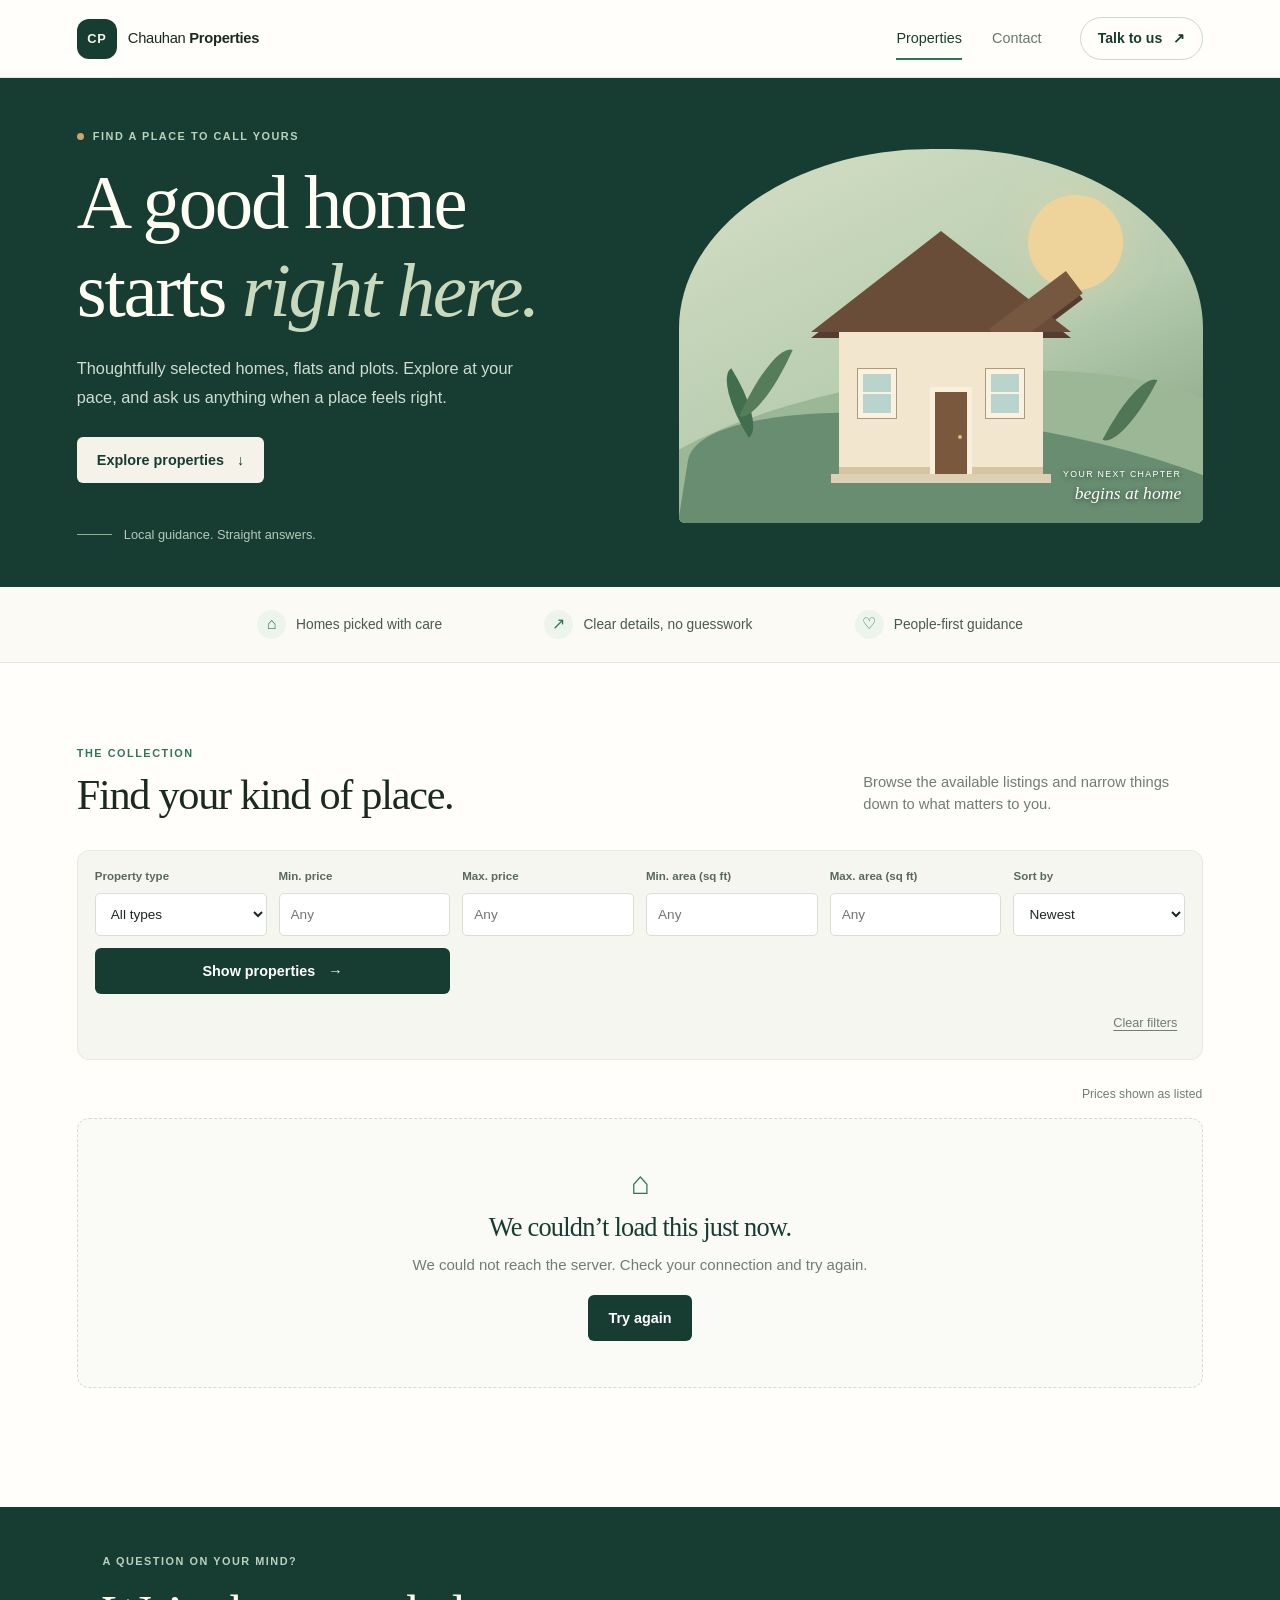
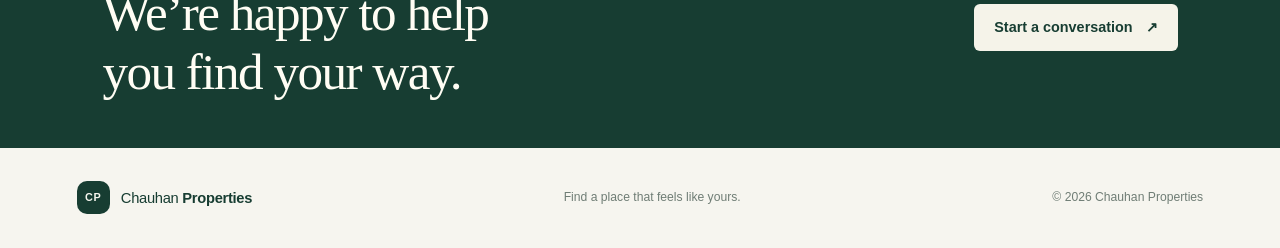
<file: index.html>
<!doctype html>
<html lang="en">
  <head>
    <meta charset="utf-8">
    <meta name="viewport" content="width=device-width, initial-scale=1">
    <meta name="theme-color" content="#173d32">
    <meta name="description" content="Explore homes, flats, and plots with Chauhan Properties. Browse current listings and ask us about a property.">
    <title>Properties for sale · Chauhan Properties</title>
    <link rel="preconnect" href="https://res.cloudinary.com" crossorigin>
    <link rel="stylesheet" href="css/styles.css?v=2">
    <script type="module" src="js/properties.js"></script>
  </head>
  <body>
    <header class="site-header">
      <a class="brand" href="index.html" aria-label="Chauhan Properties home"><span class="brand-mark">CP</span><span>Chauhan <b>Properties</b></span></a>
      <nav class="main-nav" aria-label="Main navigation"><a class="active" href="index.html">Properties</a><a href="contact.html">Contact</a></nav>
      <a class="header-cta" href="contact.html">Talk to us <span aria-hidden="true">↗</span></a>
    </header>
    <main>
      <section class="hero">
        <div class="hero-copy">
          <p class="eyebrow"><span class="eyebrow-dot"></span> FIND A PLACE TO CALL YOURS</p>
          <h1>A good home<br>starts <em>right here.</em></h1>
          <p class="hero-intro">Thoughtfully selected homes, flats and plots. Explore at your pace, and ask us anything when a place feels right.</p>
          <a class="button button-light" href="#listings">Explore properties <span aria-hidden="true">↓</span></a>
          <div class="hero-note"><span class="note-line"></span><span>Local guidance. Straight answers.</span></div>
        </div>
        <div class="hero-art" aria-hidden="true">
          <div class="sun"></div><div class="art-hill hill-back"></div><div class="art-hill hill-front"></div>
          <div class="house-illustration"><div class="roof"></div><div class="house-body"><span class="window window-left"></span><span class="door"></span><span class="window window-right"></span></div><div class="house-step"></div></div>
          <div class="art-leaf leaf-one"></div><div class="art-leaf leaf-two"></div><div class="art-leaf leaf-three"></div>
          <div class="art-caption"><span>YOUR NEXT CHAPTER</span><b>begins at home</b></div>
        </div>
      </section>
      <section class="trust-row" aria-label="Our approach"><div><span class="trust-icon">⌂</span><span>Homes picked with care</span></div><div><span class="trust-icon">↗</span><span>Clear details, no guesswork</span></div><div><span class="trust-icon">♡</span><span>People-first guidance</span></div></section>

      <section class="listings-section" id="listings">
        <div class="section-heading"><div><p class="eyebrow">THE COLLECTION</p><h2>Find your kind of place.</h2></div><p class="section-intro">Browse the available listings and narrow things down to what matters to you.</p></div>
        <div id="api-notice" class="notice" role="status" hidden></div>
        <form id="filters" class="filters" aria-label="Filter properties">
          <label class="filter-field"><span>Property type</span><select name="property_type"><option value="">All types</option><option value="plot">Plots</option><option value="house">Houses</option><option value="flat">Flats</option></select></label>
          <label class="filter-field"><span>Min. price</span><input name="min_price" type="number" min="0" step="10000" inputmode="numeric" placeholder="Any"></label>
          <label class="filter-field"><span>Max. price</span><input name="max_price" type="number" min="0" step="10000" inputmode="numeric" placeholder="Any"></label>
          <label class="filter-field"><span>Min. area (sq ft)</span><input name="min_area" type="number" min="0" step="10" inputmode="numeric" placeholder="Any"></label>
          <label class="filter-field"><span>Max. area (sq ft)</span><input name="max_area" type="number" min="0" step="10" inputmode="numeric" placeholder="Any"></label>
          <label class="filter-field"><span>Sort by</span><select name="sort"><option value="newest">Newest</option><option value="price_asc">Price: low to high</option><option value="price_desc">Price: high to low</option><option value="oldest">Oldest</option></select></label>
          <button class="button button-dark filter-submit" type="submit">Show properties <span aria-hidden="true">→</span></button>
          <button class="filter-reset" type="reset">Clear filters</button>
        </form>
        <div class="results-bar"><p id="results-count" aria-live="polite"></p><p class="results-note">Prices shown as listed</p></div>
        <div id="property-grid" class="property-grid" aria-live="polite"><div class="loading-card"><span class="spinner"></span><span>Finding properties…</span></div></div>
        <nav id="pagination" class="pagination" aria-label="Property pages"></nav>
      </section>
      <section class="closing-banner"><div><p class="eyebrow">A QUESTION ON YOUR MIND?</p><h2>We’re happy to help<br>you find your way.</h2></div><a class="button button-light" href="contact.html">Start a conversation <span aria-hidden="true">↗</span></a></section>
    </main>
    <footer class="site-footer"><a class="brand brand-footer" href="index.html"><span class="brand-mark">CP</span><span>Chauhan <b>Properties</b></span></a><p>Find a place that feels like yours.</p><span>© <span data-year></span> Chauhan Properties</span></footer>
  </body>
</html>
</file>
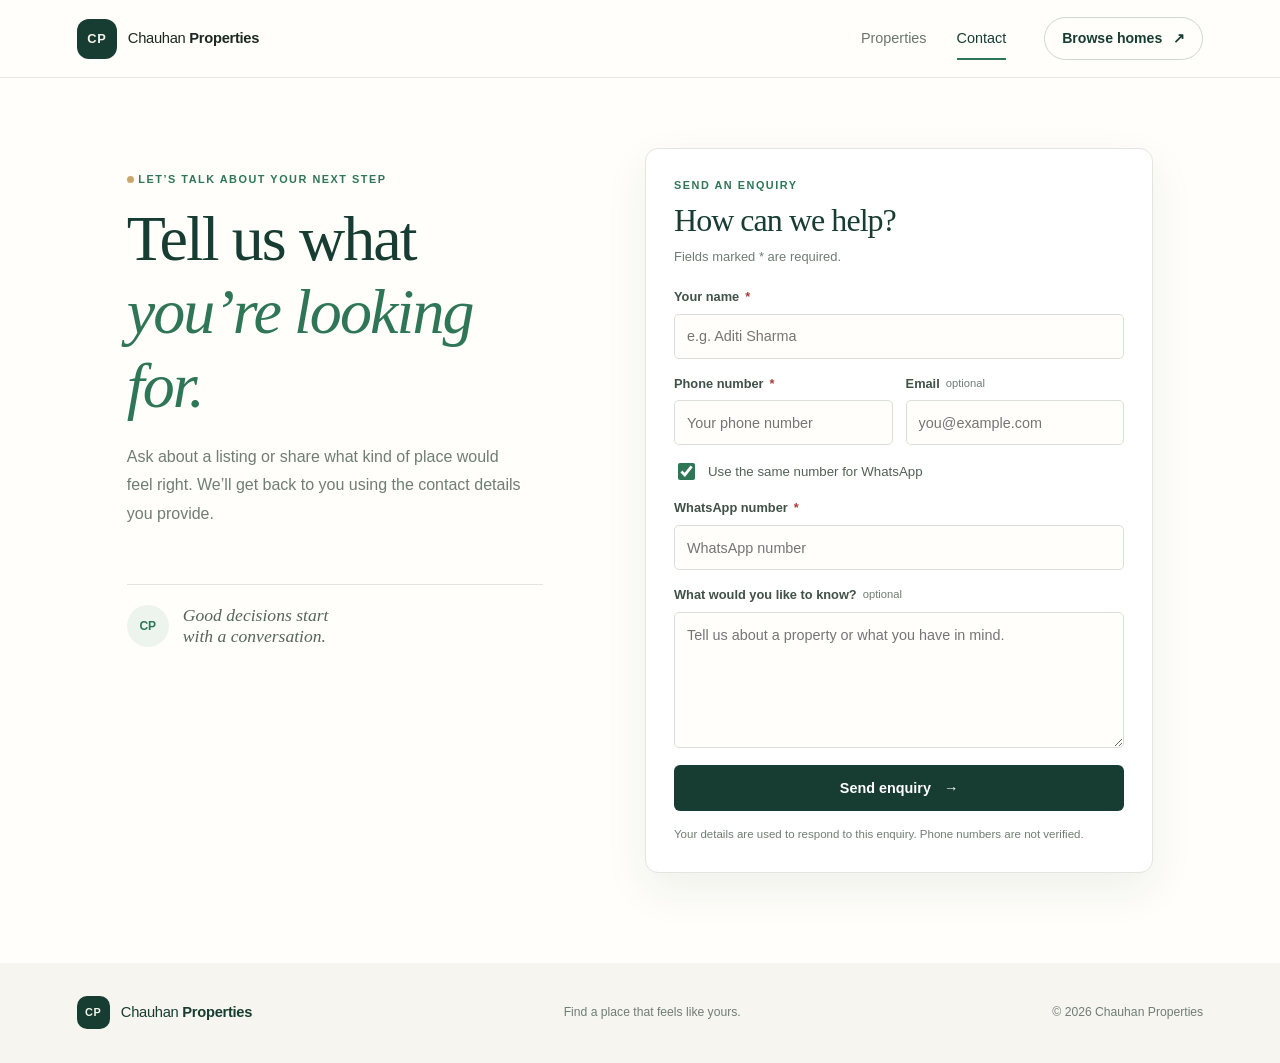
<file: contact.html>
<!doctype html>
<html lang="en">
  <head>
    <meta charset="utf-8">
    <meta name="viewport" content="width=device-width, initial-scale=1">
    <meta name="theme-color" content="#173d32">
    <meta name="description" content="Contact Chauhan Properties about a listing or tell us what you are looking for.">
    <title>Contact us · Chauhan Properties</title>
    <link rel="stylesheet" href="css/styles.css?v=2">
    <script type="module" src="js/contact.js"></script>
  </head>
  <body>
    <header class="site-header"><a class="brand" href="index.html" aria-label="Chauhan Properties home"><span class="brand-mark">CP</span><span>Chauhan <b>Properties</b></span></a><nav class="main-nav" aria-label="Main navigation"><a href="index.html">Properties</a><a class="active" href="contact.html">Contact</a></nav><a class="header-cta" href="index.html#listings">Browse homes <span aria-hidden="true">↗</span></a></header>
    <main class="contact-main"><div id="api-notice" class="notice" role="status" hidden></div><section class="contact-intro"><p class="eyebrow"><span class="eyebrow-dot"></span> LET’S TALK ABOUT YOUR NEXT STEP</p><h1>Tell us what<br><em>you’re looking for.</em></h1><p>Ask about a listing or share what kind of place would feel right. We’ll get back to you using the contact details you provide.</p><div class="contact-aside"><span class="aside-mark">CP</span><span>Good decisions start<br>with a conversation.</span></div></section>
      <section class="contact-card"><div class="contact-card-heading"><p class="eyebrow">SEND AN ENQUIRY</p><h2>How can we help?</h2><p>Fields marked <span aria-hidden="true">*</span> are required.</p></div><div id="form-message" class="form-message" role="status" hidden></div>
        <form id="enquiry-form" class="enquiry-form">
          <label class="form-field"><span>Your name <b>*</b></span><input name="name" autocomplete="name" maxlength="200" required placeholder="e.g. Aditi Sharma"></label>
          <div class="form-row"><label class="form-field"><span>Phone number <b>*</b></span><input name="phone" type="tel" autocomplete="tel" minlength="7" maxlength="24" required placeholder="Your phone number"></label><label class="form-field"><span>Email <small>optional</small></span><input name="email" type="email" autocomplete="email" maxlength="254" placeholder="you@example.com"></label></div>
          <label class="same-phone"><input id="same-phone" type="checkbox" checked><span>Use the same number for WhatsApp</span></label>
          <label id="whatsapp-field" class="form-field" hidden><span>WhatsApp number <b>*</b></span><input name="whatsapp_number" type="tel" autocomplete="tel" minlength="7" maxlength="24" placeholder="WhatsApp number"></label>
          <label class="form-field"><span>What would you like to know? <small>optional</small></span><textarea name="message" rows="5" maxlength="5000" placeholder="Tell us about a property or what you have in mind."></textarea></label>
          <button class="button button-dark submit-button" type="submit">Send enquiry <span aria-hidden="true">→</span></button>
          <p class="privacy-note">Your details are used to respond to this enquiry. Phone numbers are not verified.</p>
        </form>
      </section>
    </main>
    <footer class="site-footer"><a class="brand brand-footer" href="index.html"><span class="brand-mark">CP</span><span>Chauhan <b>Properties</b></span></a><p>Find a place that feels like yours.</p><span>© <span data-year></span> Chauhan Properties</span></footer>
  </body>
</html>
</file>
<file: css/styles.css>
:root{--forest:#173d32;--forest-deep:#102d25;--leaf:#2f7657;--mint:#dcebe0;--mint-light:#edf4ed;--cream:#f7f6f0;--paper:#fffefa;--ink:#1c2923;--muted:#6f7d75;--line:#e2e6df;--gold:#bd965d;--danger:#a43e36;--shadow:0 16px 45px #19392a12;--serif:"Playfair Display",Georgia,serif;--sans:"DM Sans",Arial,sans-serif;--radius:20px}
*{box-sizing:border-box}html{scroll-behavior:smooth}body{margin:0;background:var(--paper);color:var(--ink);font-family:var(--sans);font-size:15px;line-height:1.55}button,input,select,textarea{font:inherit}a{color:inherit;text-decoration:none}a:hover{text-decoration:none}button{cursor:pointer}button:disabled{cursor:not-allowed;opacity:.55}img{max-width:100%}h1,h2,h3,p{margin-top:0}h1,h2,h3{line-height:1.15}h1,h2{font-family:var(--serif);font-weight:500;letter-spacing:-.03em}h1{font-size:clamp(3.1rem,6vw,5.75rem)}h2{font-size:clamp(2rem,3.3vw,3.15rem)}h3{font-size:1.2rem}.site-header{height:78px;padding:0 clamp(20px,6vw,92px);display:flex;align-items:center;gap:38px;background:var(--paper);border-bottom:1px solid #e8e9e2}.brand{display:inline-flex;align-items:center;gap:11px;font-size:.92rem;letter-spacing:-.02em;white-space:nowrap}.brand b{font-weight:700}.brand-mark{width:40px;height:40px;border-radius:12px;background:var(--forest);color:#f5f5ed;display:grid;place-items:center;font-weight:700;font-size:.8rem;letter-spacing:.06em}.main-nav{display:flex;align-items:center;gap:30px;margin-left:auto;color:#68766e;font-size:.9rem}.main-nav a{padding:10px 0}.main-nav a:hover,.main-nav a.active{color:var(--forest)}.main-nav a.active{box-shadow:inset 0 -2px var(--leaf)}.header-cta{border:1px solid #cdd8ce;border-radius:30px;padding:10px 17px;color:var(--forest);font-size:.88rem;font-weight:600}.header-cta span{margin-left:7px}.header-cta:hover{background:var(--mint-light)}.hero{padding:50px clamp(20px,6vw,92px) 42px;min-height:490px;background:var(--forest);color:#f4f2e9;display:grid;grid-template-columns:minmax(0,1.03fr) minmax(360px,.97fr);align-items:center;gap:45px;overflow:hidden}.hero-copy{max-width:600px;position:relative;z-index:1}.eyebrow{font-size:.68rem;letter-spacing:.14em;font-weight:700;color:var(--leaf);margin:0 0 14px}.hero .eyebrow{color:#b9d3bf;display:flex;align-items:center;gap:9px}.eyebrow-dot{width:7px;height:7px;background:#c9a66d;border-radius:50%;display:inline-block}.hero h1{margin:0 0 19px;color:#fffdf4}.hero h1 em,.contact-intro h1 em{font-weight:500;color:#c9d9be}.hero-intro{max-width:450px;color:#cfddd3;font-size:1.02rem;line-height:1.75;margin-bottom:25px}.button{display:inline-flex;align-items:center;justify-content:center;gap:13px;min-height:46px;padding:11px 19px;border:1px solid transparent;border-radius:6px;font-weight:600;font-size:.9rem;transition:transform .15s,background .15s,border-color .15s}.button:hover{transform:translateY(-1px)}.button-light{background:#f5f3e9;color:var(--forest)}.button-light:hover{background:white}.button-dark{background:var(--forest);color:white}.button-dark:hover{background:var(--forest-deep)}.button-outline{border-color:#cad5cc;color:var(--forest);background:transparent}.button-outline:hover{background:var(--mint-light)}.hero-note{display:flex;align-items:center;gap:12px;margin-top:42px;color:#b6c9bc;font-size:.8rem}.note-line{width:35px;height:1px;background:#8eae96}.hero-art{height:374px;max-width:540px;width:100%;justify-self:end;position:relative;overflow:hidden;border-radius:48% 48% 6px 6px;background:linear-gradient(155deg,#d5dfc4 0%,#b7ccb0 56%,#7c9c78 100%)}.sun{position:absolute;width:95px;height:95px;border-radius:50%;background:#eed49b;top:46px;right:80px;box-shadow:0 0 50px #f1daa466}.art-hill{position:absolute;bottom:-90px;border-radius:50% 50% 0 0}.hill-back{width:125%;height:235px;left:-15%;background:#9cb795;transform:rotate(-8deg)}.hill-front{width:120%;height:170px;right:-21%;bottom:-72px;background:#698d70;transform:rotate(9deg)}.house-illustration{position:absolute;bottom:40px;left:50%;transform:translateX(-50%);width:224px}.roof{height:0;width:0;border-left:130px solid transparent;border-right:130px solid transparent;border-bottom:101px solid #694d38;position:relative;left:-18px;filter:drop-shadow(0 6px 0 #543c2e)}.roof:after{content:"";position:absolute;width:28px;height:96px;background:#765840;transform:rotate(53deg);left:81px;top:32px}.house-body{height:142px;background:#f2e6cf;margin:0 10px;position:relative;box-shadow:inset 0 -7px #d6c5a5}.window{position:absolute;width:38px;height:49px;background:#b9d4cc;border:5px solid #faf2df;top:37px;box-shadow:0 0 0 1px #ac9a7c}.window:after{content:"";position:absolute;top:18px;left:0;right:0;height:2px;background:#f9f2df}.window-left{left:19px}.window-right{right:19px}.door{position:absolute;bottom:0;left:91px;width:42px;height:87px;background:#79583d;border:5px solid #f8efdc;border-bottom:0}.door:after{content:"";position:absolute;right:5px;top:43px;width:4px;height:4px;border-radius:50%;background:#d8bb77}.house-step{height:9px;background:#ded0b3;margin:0 2px}.art-leaf{position:absolute;width:22px;height:68px;border-radius:100% 0 100% 0;background:#426e50;bottom:86px}.leaf-one{left:50px;transform:rotate(-32deg)}.leaf-two{left:76px;bottom:99px;transform:rotate(24deg);height:82px;background:#557d5a}.leaf-three{right:62px;bottom:74px;transform:rotate(27deg);height:78px;background:#517655}.art-caption{position:absolute;right:22px;bottom:18px;color:white;text-align:right;text-shadow:0 1px 5px #264334}.art-caption span{display:block;letter-spacing:.15em;font-size:.55rem}.art-caption b{font:italic 1.1rem var(--serif)}.trust-row{display:flex;justify-content:center;gap:clamp(22px,8vw,120px);padding:23px 20px;border-bottom:1px solid var(--line);background:#fbfaf5;color:#49594f;font-size:.86rem}.trust-row>div{display:flex;align-items:center;gap:10px}.trust-icon{width:29px;height:29px;border-radius:50%;display:grid;place-items:center;background:var(--mint-light);color:var(--leaf);font-size:1rem}.listings-section{max-width:1440px;margin:auto;padding:82px clamp(20px,6vw,92px) 88px}.section-heading{display:flex;align-items:end;justify-content:space-between;gap:30px;margin-bottom:31px}.section-heading .eyebrow{margin-bottom:9px}.section-heading h2{margin:0}.section-intro{max-width:340px;color:var(--muted);font-size:.92rem;margin:0 0 3px}.notice{padding:13px 16px;border-radius:8px;border:1px solid #d7e2d8;background:var(--mint-light);color:#335b41;margin:0 0 19px;font-size:.9rem}.notice.error{border-color:#ead2ce;background:#fff2ef;color:#8e372e}.filters{display:grid;grid-template-columns:repeat(6,minmax(115px,1fr));align-items:end;gap:12px;padding:17px;background:#f6f6f0;border:1px solid #e8e9e2;border-radius:12px}.filter-field{display:grid;gap:7px;color:#59685f;font-size:.72rem;font-weight:600}.filter-field input,.filter-field select{height:43px;min-width:0;width:100%;padding:0 11px;border:1px solid #d9ded6;border-radius:5px;background:white;color:var(--ink);font-weight:400;font-size:.85rem}.filter-field input:focus,.filter-field select:focus,.form-field input:focus,.form-field textarea:focus{outline:3px solid #a9ccb58c;border-color:var(--leaf)}.filter-submit{grid-column:span 2;width:100%;height:43px}.filter-reset{border:0;background:none;color:var(--muted);font-size:.79rem;text-decoration:underline;text-underline-offset:3px;padding:8px;grid-column:span 6;justify-self:end}.results-bar{display:flex;justify-content:space-between;align-items:center;margin:25px 1px 15px}.results-bar p{margin:0}.results-bar #results-count{font-size:.88rem;font-weight:600;color:var(--forest)}.results-note{font-size:.76rem;color:var(--muted)}.property-grid{display:grid;grid-template-columns:repeat(3,minmax(0,1fr));gap:22px}.property-card{min-width:0;overflow:hidden;border:1px solid var(--line);border-radius:12px;background:white;box-shadow:0 5px 22px #1c37250a;transition:transform .2s,box-shadow .2s}.property-card:hover{transform:translateY(-4px);box-shadow:var(--shadow)}.property-photo{height:225px;position:relative;overflow:hidden;background:#e2e8df}.property-photo:after{content:"";position:absolute;inset:auto 0 0;height:40%;background:linear-gradient(transparent,#102d2540);pointer-events:none}.property-photo img{width:100%;height:100%;object-fit:cover;display:block;transition:transform .45s}.property-card:hover .property-photo img{transform:scale(1.035)}.photo-unavailable{background:linear-gradient(145deg,#e7eddf,#b7ccb5);display:grid;place-items:center}.photo-unavailable:before{content:"⌂";font:4rem var(--serif);color:#557765;opacity:.55}.status-pill{position:absolute;z-index:1;top:14px;left:14px;padding:6px 10px;border-radius:30px;background:#f4f5ec;color:#30533f;font-size:.68rem;font-weight:700;letter-spacing:.025em}.status-pill.sold{background:#fbefeb;color:#9a4d3d}.photo-arrow{position:absolute;z-index:1;right:14px;bottom:12px;display:grid;place-items:center;width:33px;height:33px;border-radius:50%;color:var(--forest);background:#fffefa;font-size:1rem}.property-card-body{padding:18px 19px 17px}.property-type{font-size:.69rem;text-transform:uppercase;letter-spacing:.1em;font-weight:700;color:var(--leaf);margin:0 0 7px}.property-card h3{margin:0 0 5px;color:#24342b}.property-address{margin:0;color:var(--muted);font-size:.83rem;white-space:nowrap;overflow:hidden;text-overflow:ellipsis}.property-facts{display:flex;gap:18px;margin-top:17px;padding-top:13px;border-top:1px solid #edf0ea}.property-facts span{display:flex;align-items:baseline;gap:4px}.property-facts b{font-size:.9rem;font-weight:600}.property-facts small{font-size:.72rem;color:var(--muted)}.property-price-row{display:flex;align-items:center;justify-content:space-between;gap:8px;margin-top:14px}.property-price{font-size:1.05rem;font-weight:700;color:var(--forest)}.text-link{color:var(--leaf);font-size:.8rem;font-weight:600}.loading-card{min-height:190px;grid-column:1/-1;display:flex;align-items:center;justify-content:center;gap:12px;color:var(--muted);background:#f8f8f3;border:1px solid var(--line);border-radius:12px}.spinner{width:20px;height:20px;border:2px solid #d4dfd6;border-top-color:var(--leaf);border-radius:50%;animation:spin .8s linear infinite}@keyframes spin{to{transform:rotate(360deg)}}.empty-state{grid-column:1/-1;text-align:center;background:#fafaf6;border:1px dashed #d4dcd3;border-radius:12px;padding:46px 22px;color:var(--muted)}.empty-state h2{font-size:1.65rem;color:var(--forest);margin:10px 0}.empty-state p{max-width:500px;margin:0 auto 19px}.empty-icon{font:2rem var(--serif);color:var(--leaf)}.pagination{display:flex;align-items:center;justify-content:center;gap:18px;margin-top:31px}.page-button{border:1px solid #d6ddd5;background:white;color:var(--forest);border-radius:5px;padding:10px 15px;font-size:.85rem}.page-button:hover:not(:disabled){background:var(--mint-light)}.page-count{font-size:.82rem;color:var(--muted)}.closing-banner{padding:46px clamp(20px,8vw,120px);background:var(--forest);color:#fffdf4;display:flex;align-items:center;justify-content:space-between;gap:20px}.closing-banner .eyebrow{color:#bbd1bf}.closing-banner h2{margin:0;font-size:clamp(2rem,4vw,3.25rem)}.closing-banner .button{flex-shrink:0}.site-footer{min-height:100px;padding:25px clamp(20px,6vw,92px);display:flex;align-items:center;justify-content:space-between;gap:20px;background:#f6f5ef;color:var(--muted);font-size:.76rem}.site-footer p{margin:0}.brand-footer{color:var(--forest)}.brand-footer .brand-mark{width:33px;height:33px;border-radius:10px;font-size:.68rem}.detail-main{max-width:1400px;margin:auto;padding:30px clamp(20px,5vw,72px) 80px}.back-link{display:inline-flex;gap:8px;align-items:center;margin-bottom:22px;color:var(--muted);font-size:.86rem}.back-link:hover{color:var(--forest)}.property-detail-layout{display:grid;grid-template-columns:minmax(0,1.6fr) minmax(300px,.8fr);align-items:start;gap:35px}.property-detail{min-width:0}.gallery-main{height:clamp(290px,45vw,570px);background:linear-gradient(145deg,#e7eddf,#b7ccb5);border-radius:12px;overflow:hidden}.gallery-main img{width:100%;height:100%;display:block;object-fit:cover}.gallery-placeholder{height:100%;display:grid;place-content:center;text-align:center;color:#577563}.gallery-placeholder span{font:4rem var(--serif)}.gallery-placeholder p{margin:0}.gallery-thumbnails{display:flex;gap:9px;overflow-x:auto;padding:11px 2px}.gallery-thumb{flex:0 0 88px;height:65px;padding:0;border:2px solid transparent;border-radius:6px;overflow:hidden;background:#e8eee5}.gallery-thumb.selected{border-color:var(--leaf)}.gallery-thumb img{width:100%;height:100%;object-fit:cover}.detail-title-row{display:flex;align-items:flex-start;justify-content:space-between;gap:15px;margin-top:30px}.detail-title-row .property-type{margin-bottom:9px}.detail-title-row h1{font-size:clamp(2.3rem,4vw,3.7rem);margin:0 0 7px}.detail-title-row .property-address{font-size:.96rem;white-space:normal}.detail-status{position:static;flex-shrink:0;margin-top:5px}.detail-price{font-size:1.45rem;font-weight:700;color:var(--forest);margin:19px 0 0}.detail-section{border-top:1px solid var(--line);margin-top:29px;padding-top:24px}.detail-section h2{font-size:1.65rem;margin:0 0 16px}.overview-grid{display:grid;grid-template-columns:repeat(2,minmax(0,1fr));gap:0 24px}.overview-fact{display:flex;justify-content:space-between;gap:12px;padding:12px 0;border-bottom:1px solid #edf0ea;font-size:.88rem}.overview-fact span{color:var(--muted)}.overview-fact b{text-align:right;font-weight:600}.description-copy{color:#4f5f55;white-space:pre-line;line-height:1.8}.map-section{display:flex;align-items:center;justify-content:space-between;gap:15px}.map-section h2{margin-bottom:7px}.map-section p{margin:0}.property-enquiry{position:sticky;top:20px}.enquiry-aside-intro{padding:23px 25px;background:var(--forest);border-radius:12px 12px 0 0;color:#f8f6ed}.enquiry-aside-intro .eyebrow{color:#c2d8c5}.enquiry-aside-intro h2{font-size:1.75rem;margin:0 0 9px}.enquiry-aside-intro p:last-child{font-size:.88rem;color:#d4e1d7;margin:0}.contact-main{max-width:1180px;margin:0 auto;padding:70px clamp(20px,6vw,80px) 90px;display:grid;grid-template-columns:minmax(0,.9fr) minmax(0,1.1fr);align-items:start;gap:clamp(35px,8vw,110px)}.contact-intro{padding-top:23px}.contact-intro h1{font-size:clamp(3rem,5vw,4.7rem);margin:0 0 20px;color:var(--forest)}.contact-intro h1 em{color:var(--leaf)}.contact-intro>p:not(.eyebrow){color:var(--muted);font-size:1rem;max-width:400px;line-height:1.8}.contact-aside{display:flex;align-items:center;gap:14px;margin-top:55px;padding-top:20px;border-top:1px solid var(--line);color:#56665b;font:italic 1.1rem var(--serif)}.aside-mark{width:42px;height:42px;border-radius:50%;display:grid;place-items:center;background:var(--mint-light);color:var(--leaf);font:700 .75rem var(--sans)}.contact-card{background:white;border:1px solid var(--line);border-radius:13px;padding:28px;box-shadow:var(--shadow)}.contact-card-heading{margin-bottom:20px}.contact-card-heading .eyebrow{margin-bottom:8px}.contact-card-heading h2{font-size:2rem;margin:0 0 8px;color:var(--forest)}.contact-card-heading>p:last-child{margin:0;color:var(--muted);font-size:.81rem}.contact-card-heading>p:last-child span{color:var(--danger)}.enquiry-form{display:grid;gap:15px}.form-field{display:grid;gap:7px;color:#405148;font-size:.8rem;font-weight:600}.form-field>span{display:flex;align-items:center;gap:6px}.form-field>span>b{color:var(--danger)}.form-field small{font-size:.7rem;color:var(--muted);font-weight:400}.form-field input,.form-field textarea{width:100%;border:1px solid #d9dfd8;border-radius:5px;background:#fffefa;padding:11px 12px;color:var(--ink);font-weight:400;font-size:.9rem}.form-field input{height:45px}.form-field textarea{resize:vertical;min-height:110px}.form-row{display:grid;grid-template-columns:1fr 1fr;gap:13px}.same-phone{display:flex;align-items:center;gap:10px;color:#526157;font-size:.83rem}.same-phone input{width:17px;height:17px;accent-color:var(--leaf)}.submit-button{width:100%;margin-top:2px}.privacy-note{margin:0;color:var(--muted);font-size:.72rem;line-height:1.55}.form-message{border-radius:6px;padding:12px 14px;margin:0 0 15px;font-size:.86rem}.form-message.success{background:#eaf4e9;color:#2f6444}.form-message.error{background:#fff0ed;color:#963f33}.enquiry-card{border:0;border-radius:0 0 12px 12px;padding:18px 23px 24px;box-shadow:none;background:#fffefa}.enquiry-card .contact-card-heading{display:none}.enquiry-card .form-message{font-size:.8rem}.enquiry-card .form-field input,.enquiry-card .form-field textarea{background:white}.enquiry-card .form-field textarea{min-height:85px}.enquiry-card .enquiry-form{gap:12px}.enquiry-card .privacy-note{font-size:.68rem}
@media(max-width:1000px){.hero{grid-template-columns:1fr  .82fr;gap:22px}.hero-art{height:330px}.filters{grid-template-columns:repeat(3,minmax(0,1fr))}.filter-submit{grid-column:span 2}.filter-reset{grid-column:span 3}.property-grid{grid-template-columns:repeat(2,minmax(0,1fr))}.property-detail-layout{grid-template-columns:minmax(0,1.35fr) minmax(280px,.85fr);gap:24px}.contact-main{gap:42px}}
@media(max-width:760px){.site-header{height:67px;padding:0 17px;gap:12px}.brand{font-size:.82rem;gap:8px}.brand-mark{width:35px;height:35px;border-radius:10px}.main-nav{gap:15px;font-size:.79rem}.header-cta{display:none}.hero{padding:42px 22px 27px;grid-template-columns:1fr;min-height:auto}.hero h1{font-size:3.45rem}.hero-intro{font-size:.94rem}.hero-note{margin-top:24px}.hero-art{height:270px;width:min(100%,420px);justify-self:center;margin-top:14px}.house-illustration{transform:translateX(-50%) scale(.78);transform-origin:bottom center;bottom:30px}.sun{width:73px;height:73px;top:37px;right:57px}.trust-row{justify-content:flex-start;gap:23px;overflow-x:auto;padding:17px 19px;white-space:nowrap;font-size:.77rem}.trust-icon{width:25px;height:25px}.listings-section{padding:54px 18px 60px}.section-heading{display:block;margin-bottom:22px}.section-heading h2{font-size:2.35rem}.section-intro{margin-top:10px}.filters{grid-template-columns:repeat(2,minmax(0,1fr));gap:11px;padding:13px}.filter-field{font-size:.68rem}.filter-submit{grid-column:1/-1}.filter-reset{grid-column:1/-1}.results-bar{margin-top:20px}.results-note{font-size:.7rem}.property-grid{grid-template-columns:1fr;gap:15px}.property-photo{height:235px}.property-card-body{padding:16px}.property-card h3{font-size:1.12rem}.closing-banner{display:block;padding:35px 22px}.closing-banner h2{font-size:2.45rem}.closing-banner .button{margin-top:21px}.site-footer{display:grid;grid-template-columns:1fr auto;gap:10px;padding:20px}.site-footer p{grid-column:1/-1;grid-row:2;margin:0}.site-footer>span{grid-column:2;grid-row:1}.brand-footer{grid-column:1;grid-row:1}.detail-main{padding:20px 16px 55px}.property-detail-layout{grid-template-columns:1fr;gap:30px}.gallery-main{height:270px;border-radius:8px}.gallery-thumb{flex-basis:74px;height:56px}.detail-title-row{display:block;margin-top:22px}.detail-title-row h1{font-size:2.5rem}.detail-status{display:inline-flex;margin-top:14px}.detail-price{margin-top:14px}.overview-grid{grid-template-columns:1fr}.overview-fact{padding:10px 0}.property-enquiry{position:static}.enquiry-aside-intro{padding:20px}.enquiry-aside-intro h2{font-size:1.6rem}.contact-main{padding:39px 17px 55px;grid-template-columns:1fr;gap:26px}.contact-intro{padding:0}.contact-intro h1{font-size:3.15rem}.contact-aside{margin-top:22px;padding-top:15px}.contact-card{padding:21px 17px}.contact-card-heading h2{font-size:1.8rem}.form-row{grid-template-columns:1fr}.map-section{align-items:flex-start;flex-direction:column}.map-section .button{width:100%}}
@media(prefers-reduced-motion:reduce){*,*::before,*::after{scroll-behavior:auto!important;animation-duration:.01ms!important;animation-iteration-count:1!important;transition-duration:.01ms!important}}
</file>
